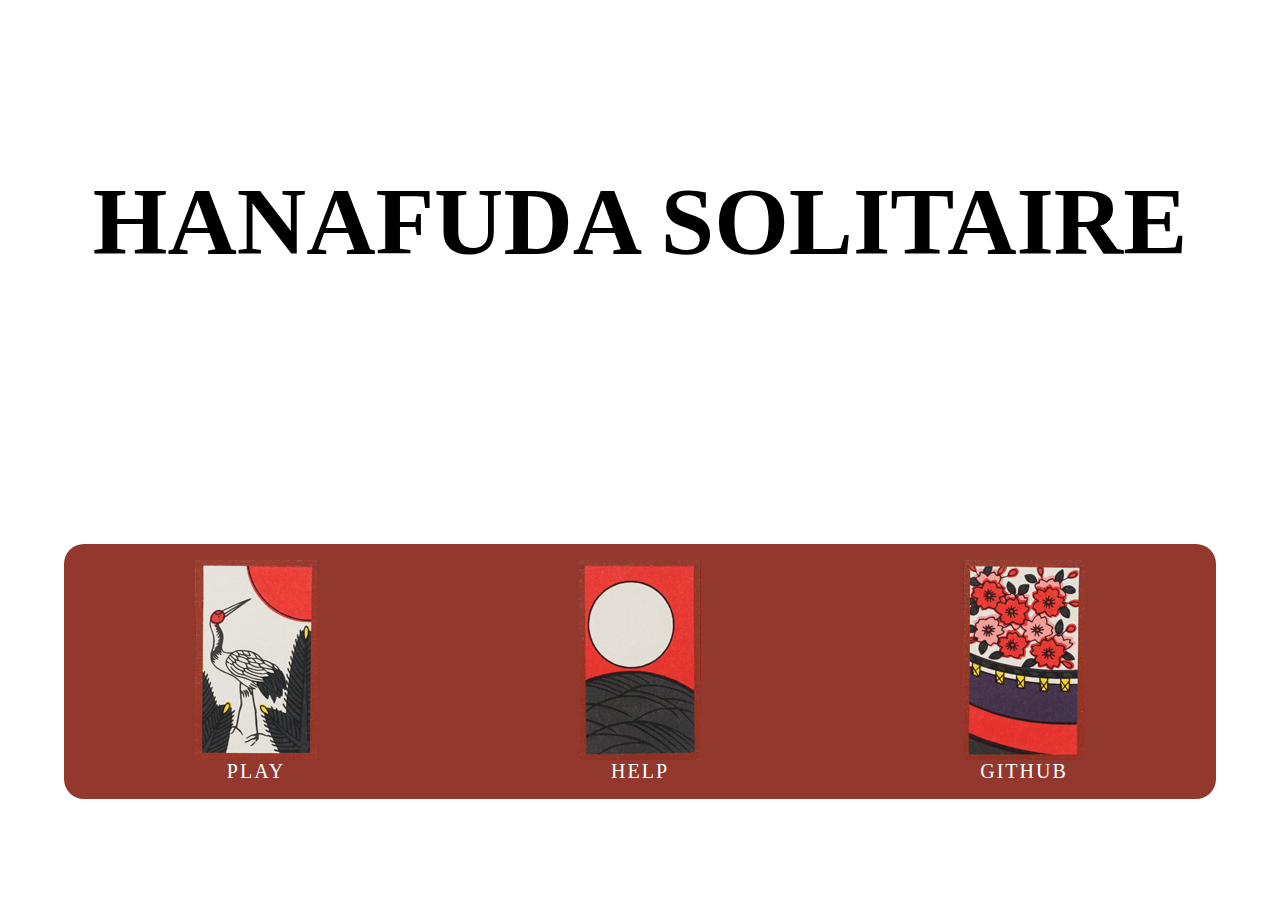
<file: index.html>
<html>
  <head>
    <meta charset="UTF-8">
    <meta name="viewport" content="width=device-width, initial-scale=1.0">
    <title> Hanafuda Solataire | Start </title>

    <link rel="stylesheet" href="./css/main.css">
  </head>
  <body class="start-screen">

        <h1>Hanafuda Solitaire</h1>

        <div class = "button-container">
            <a class="button" href="./tableau.html"><img src="./imgs/pine-crane.png"> Play</a>
            <a class="button" href="./info.html"><img src="./imgs/pampas-moon.png"> Help</a>
            <a class="button" href="https://github.com/iandemed/"><img src="./imgs/cherry-curtain.png"> GitHub</a>
        </div>
  </body>
</html>
</file>
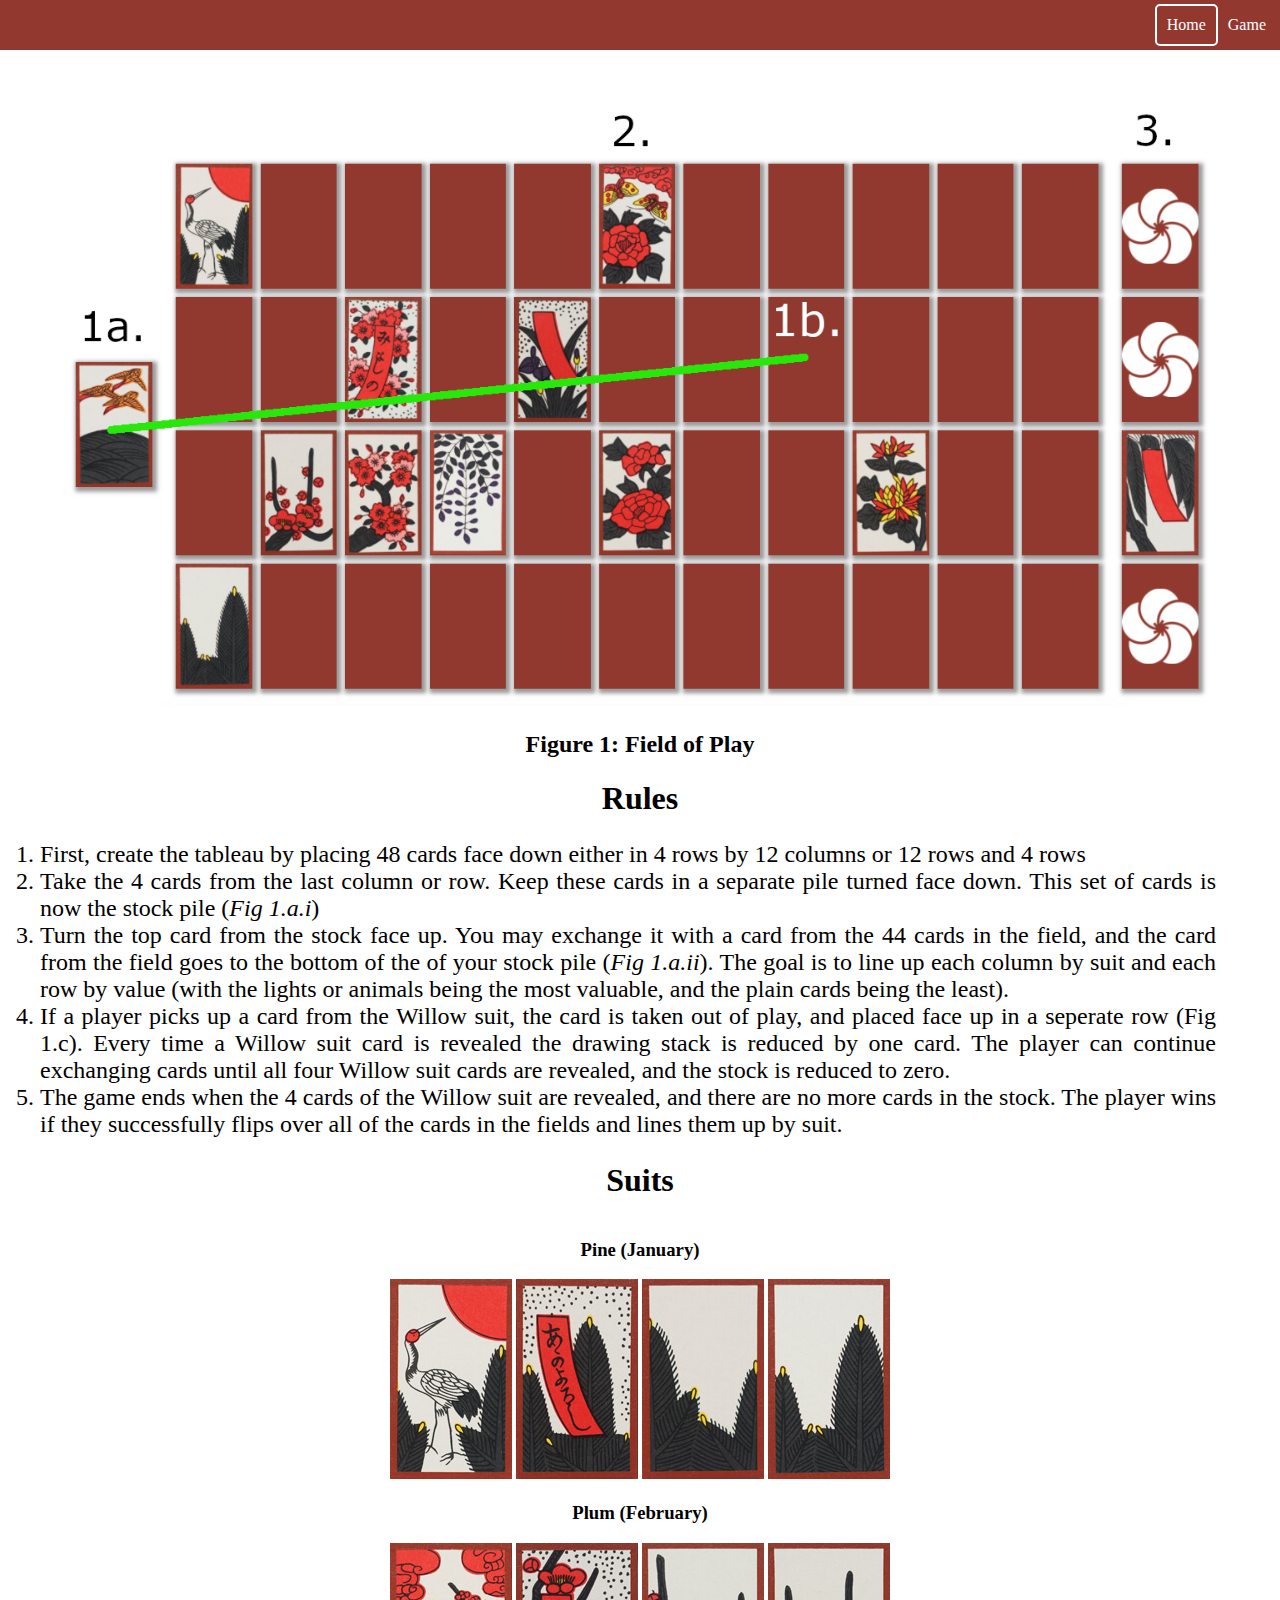
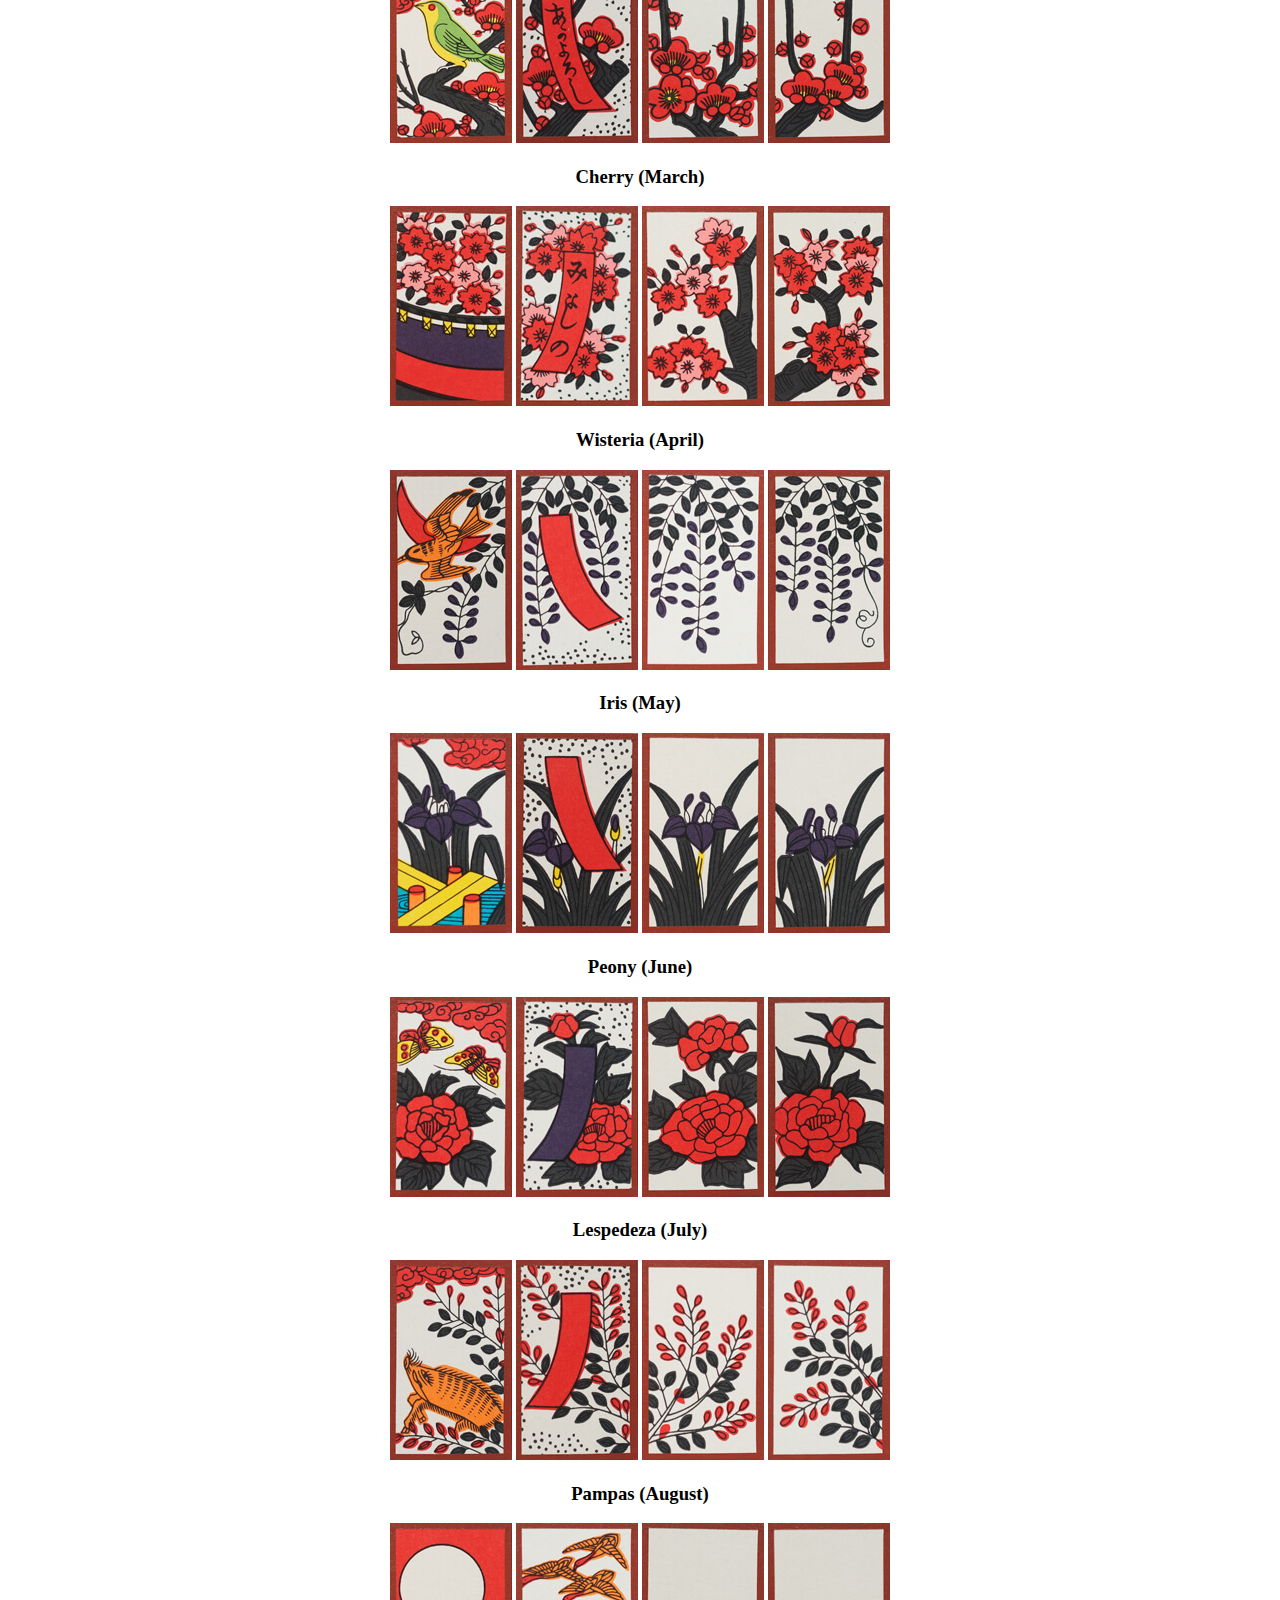
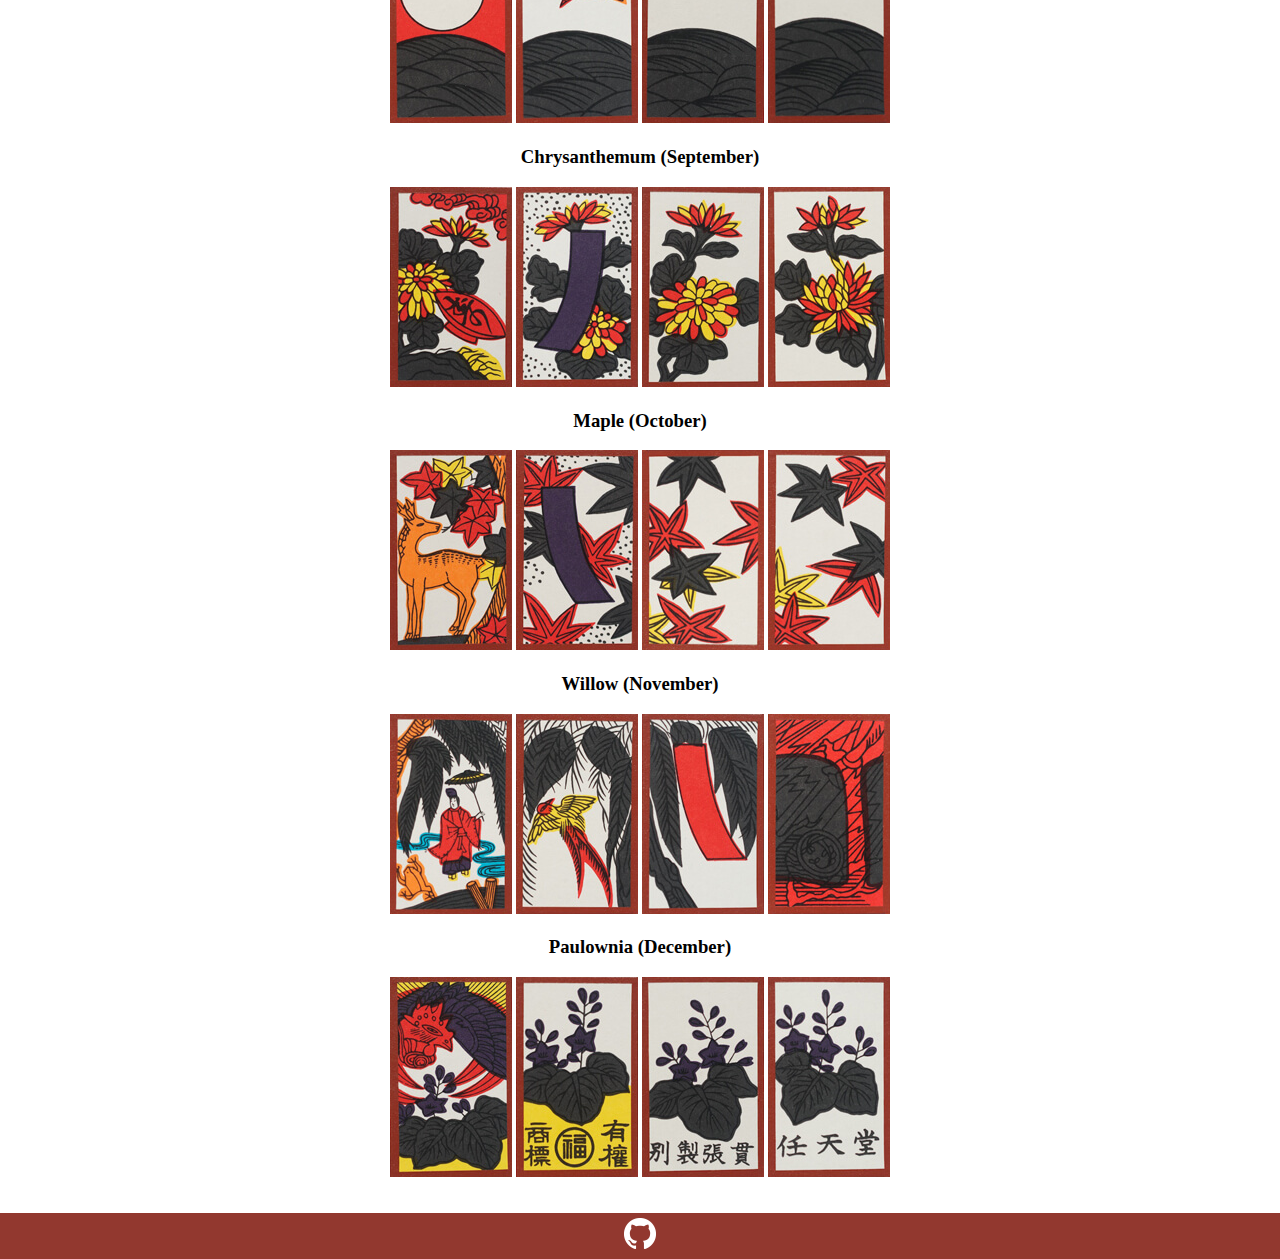
<file: info.html>
<!DOCTYPE html>
<html lang="en">
<head>
    <meta charset="UTF-8">
    <meta name="viewport" content="width=device-width, initial-scale=1.0">
    <title> Hanafuda Solataire | Play </title>

    <link rel="stylesheet" href="./css/info.css">
</head>

<body>
    <header>
        <nav> <a href="./index.html" class="home">Home</a> <a href="./tableau.html">Game</a></nav>
    </header>
    <main>

        
        <div class="info-container">
            <img class = "info" src="./imgs/info-fields-of-play.png">
        </div>
        <h2> Figure 1: Field of Play</h2>
        <h1>Rules</h1>
        
        <div class = "txt-box">
            <ol>
                <li> First, create the tableau by placing 48 cards face down either in 4 rows by 12 columns or 12 rows and 4 rows </li>
                <li> Take the 4 cards from the last column or row. Keep these cards in a separate pile turned face down. This set of cards is now the stock pile (<em>Fig 1.a.i</em>)</li>
                <li> Turn the top card from the stock face up. You may exchange it with a card from the 44 cards in the field, and the card from the field goes to the bottom of the of your stock pile (<em>Fig 1.a.ii</em>). The goal is to line up each column by suit and each row by value (with the lights or animals being the most valuable, and the plain cards being the least).</li>
                <li> If a player picks up a card from the Willow suit, the card is taken out of play, and placed face up in a seperate row (Fig 1.c). Every time a Willow suit card is revealed the drawing stack is reduced by one card. The player can continue exchanging cards until all four Willow suit cards are revealed, and the stock is reduced to zero.</li>
                <li> The game ends when the 4 cards of the Willow suit are revealed, and there are no more cards in the stock. The player wins if they successfully flips over all of the cards in the fields and lines them up by suit.</li>
            </ol>
        </div>

        <h1>Suits</h1>
        <div class = "month">  
            <h3> Pine (January) </h3> 
            <img src = "./imgs/pine-crane.png"> 
            <img src = "./imgs/pine-red-poem.png"> 
            <img src = "./imgs/pine-plain-0.png"> 
            <img src = "./imgs/pine-plain-1.png"> 
        </div>
        <div class = "month">  
            <h3> Plum (February) </h3> 
            <img src = "./imgs/plum-nightingale.png"> 
            <img src = "./imgs/plum-red-poem.png"> 
            <img src = "./imgs/plum-plain-0.png"> 
            <img src = "./imgs/plum-plain-1.png"> 
        </div>
        <div class = "month">  
            <h3> Cherry (March) </h3> 
            <img src = "./imgs/cherry-curtain.png"> 
            <img src = "./imgs/cherry-red-poem.png"> 
            <img src = "./imgs/cherry-plain-0.png"> 
            <img src = "./imgs/cherry-plain-1.png"> 
        </div>
        <div class = "month">  
            <h3> Wisteria (April) </h3> 
            <img src = "./imgs/wisteria-cuckoo.png"> 
            <img src = "./imgs/wisteria-red.png"> 
            <img src = "./imgs/wisteria-plain-0.png"> 
            <img src = "./imgs/wisteria-plain-1.png"> 
        </div>
        <div class = "month">  
            <h3> Iris (May) </h3> 
            <img src = "./imgs/iris-bridge.png"> 
            <img src = "./imgs/iris-red.png"> 
            <img src = "./imgs/iris-plain-0.png"> 
            <img src = "./imgs/iris-plain-1.png"> 
        </div>
        <div class = "month">  
            <h3>Peony (June) </h3> 
            <img src = "./imgs/peony-butterflies.png"> 
            <img src = "./imgs/peony-blue.png"> 
            <img src = "./imgs/peony-plain-0.png"> 
            <img src = "./imgs/peony-plain-1.png">
        </div>
        <div class = "month"> 
            <h3> Lespedeza (July) </h3>  
            <img src = "./imgs/lespedeza-boar.png"> 
            <img src = "./imgs/lespedeza-red.png"> 
            <img src = "./imgs/lespedeza-plain-0.png"> 
            <img src = "./imgs/lespedeza-plain-1.png"> 
        </div>
        <div class = "month">  
            <h3> Pampas (August) </h3> 
            <img src = "./imgs/pampas-moon.png"> 
            <img src = "./imgs/pampas-geese.png"> 
            <img src = "./imgs/pampas-plain-0.png"> 
            <img src = "./imgs/pampas-plain-1.png"> 
        </div>
        <div class = "month">  
            <h3> Chrysanthemum (September) </h3> 
            <img src = "./imgs/chrysanthemum-sake.png"> 
            <img src = "./imgs/chrysanthemum-blue.png"> 
            <img src = "./imgs/chrysanthemum-plain-0.png"> 
            <img src = "./imgs/chrysanthemum-plain-1.png"> 
        </div>
        <div class = "month"> 
            <h3> Maple (October) </h3> 
            <img src = "./imgs/maple-deer.png"> 
            <img src = "./imgs/maple-blue.png"> 
            <img src = "./imgs/maple-plain-0.png"> 
            <img src = "./imgs/maple-plain-1.png">  
        </div>
        <div class = "month"> 
            <h3> Willow (November) </h3> 
            <img src = "./imgs/willow-rain.png"> 
            <img src = "./imgs/willow-swallow.png"> 
            <img src = "./imgs/willow-red.png"> 
            <img src = "./imgs/willow-plain-0.png">  
        </div>
        <div class = "month">  
            <h3> Paulownia (December)</h3>
            <img src = "./imgs/paulownia-pheonix.png"> 
            <img src = "./imgs/paulownia-plain-0.png"> 
            <img src = "./imgs/paulownia-plain-1.png"> 
            <img src = "./imgs/paulownia-plain-2.png">  
        </div>
    </main>

    <footer>
        <div class = "social-media">
            <img src="./imgs/GitHub-Mark-Light-32px.png">
        </div>
    </footer>
</body>
</html>
</file>
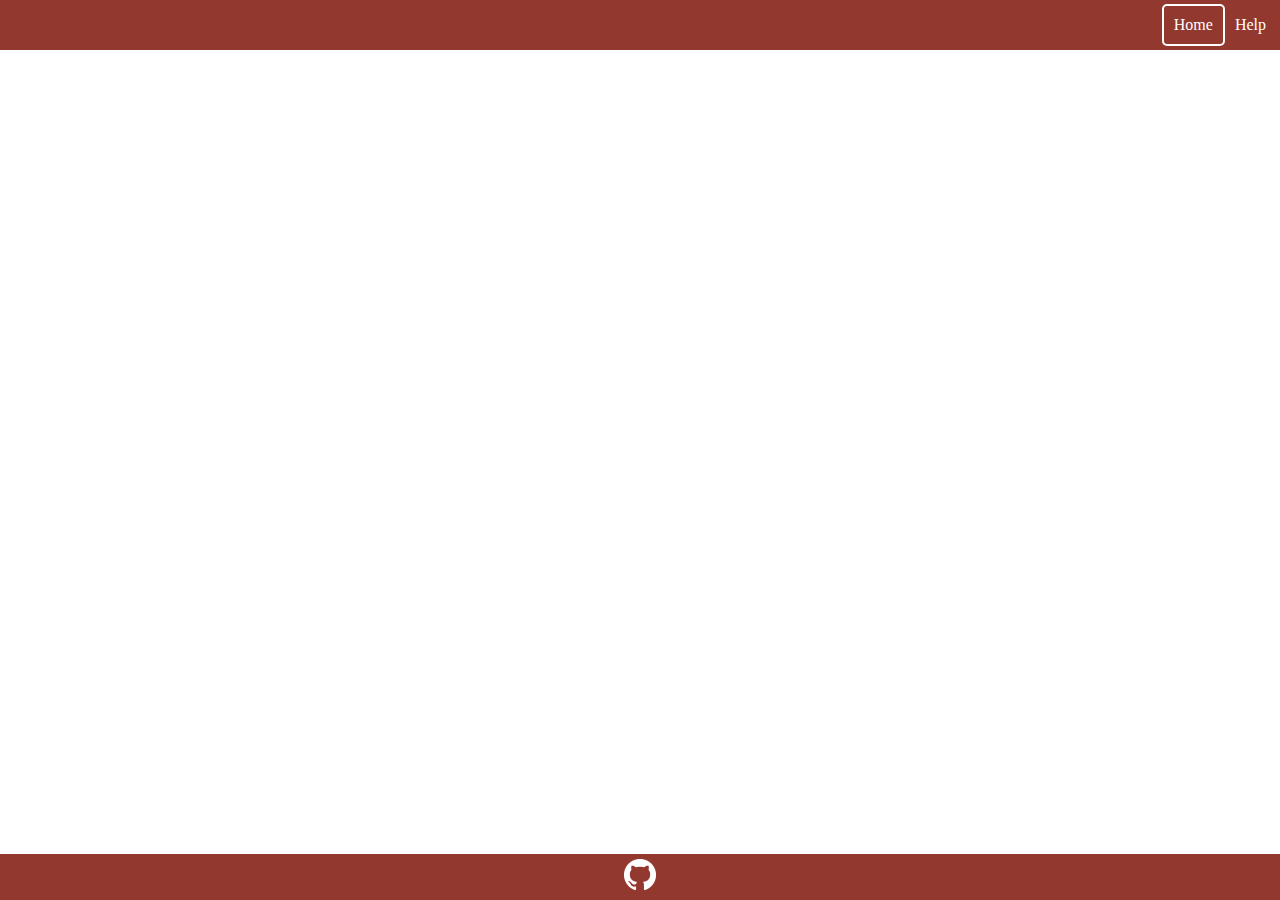
<file: tableau.html>
<!DOCTYPE html>
<html lang="en">
<head>
    <meta charset="UTF-8">
    <meta name="viewport" content="width=device-width, initial-scale=1.0">
    <title> Hanafuda Solataire | Play </title>

    <link rel="stylesheet" href="./css/main.css">
</head>

<body>
    <header>
        <nav> <a href="./index.html" class="home">Home</a> <a href="./info.html">Help</a></nav>
    </header>
    <main>
        <div class = "stock-container">

            <h1 class="message">
                
            </h1>

            <div class = "stock-card">

            </div>

            <h1 class="message">
                
            </h1>

        </div>
        <div class = "tableau">

        </div>

        <div class = "willows">

        </div>
    </main>

    <footer>
        <div class = "social-media">
            <img src="./imgs/GitHub-Mark-Light-32px.png">
        </div>
    </footer>

    <script src="./script.js"></script>
</body>
</html>
</file>
<file: css/main.css>
html, body{
    height: 100%;
    margin: 0px;
}

body{
    display: flex;
    flex-direction: column;
    justify-content: space-between;
}

main{
    display: grid;
    grid-template-columns: 1fr 6fr 1fr;

    align-content: center;
    justify-items: center;
}

/*-----------------------------------
    Styling for start page
-----------------------------------*/
.start-screen{

    display: flex;
    flex-direction: column;
    justify-content: space-around;
    align-items: center;
}

.button {
    padding: 1rem 1.5rem;
    text-transform: uppercase;
    letter-spacing: 2px;
    font-size: 1.25rem;
    text-decoration: none;
    color: #ffffff;

    text-align: center;
  }

.button-container{
    background-color: #92382f;
    display: flex;
    justify-content: space-around;
    width: 90%;
    border-radius: 20px;
}

.start-screen h1{
    text-transform: uppercase;
    text-align: center;
    display: inline-block;
    color: #000000;
    font-size: 6rem;
}

a > img{
    display: block;
}

/*-----------------------------------
    Styling for the tableau
-----------------------------------*/

.tableau{
    height: 95%;
    display: grid;
    align-items: center;
    justify-items: center;

    /* I tried having the tableau in both landscape and portrait persepectives.
    portrait provided more white space, with vertical scrolling that in I feel
    is more familiar to users and more web friendly on larger screens*/

    grid-template-columns: repeat(11, 132px);
    grid-template-rows: repeat(4, 210px);
}

/* Class created to test visual feel of tableau */

.card-square{
    display: inline-block;
    height: 200px;
    width: 122px;
    background: #92382f;

    background-size: contain;
    background-repeat: no-repeat;
    background-position: center;

    box-shadow: 2.5px 2.5px 5px 3px #9a9a9a;
}

.willows{
    display: flex;
    flex-direction: column;
    justify-content: center;
    align-items: center;
}

.willows .card-square{
    margin: 5px;
}

.stock-container{
    display: flex;
    flex-direction: column;
    justify-content: center;
    justify-items: center;
}

.message{
    text-align: center;
    color: #000000;
    text-transform: uppercase;
}

.stock-card{
    text-align: center;
}

.wrong-card{
    animation: shake 0.15s;
}

@keyframes shake {

    0% { transform: translate(1px, 1px) rotate(0deg); }
    10% { transform: translate(-1px, -2px) rotate(-1deg); }
    20% { transform: translate(-3px, 0px) rotate(1deg); }
    30% { transform: translate(3px, 2px) rotate(0deg); }
    40% { transform: translate(1px, -1px) rotate(1deg); }
    50% { transform: translate(-1px, 2px) rotate(-1deg); }
    60% { transform: translate(-3px, 1px) rotate(0deg); }
    70% { transform: translate(3px, 1px) rotate(-1deg); }
    80% { transform: translate(-1px, -1px) rotate(1deg); }
    90% { transform: translate(1px, 2px) rotate(0deg); }
    100% { transform: translate(1px, -2px) rotate(-1deg); }

}

/*------------------------------------------
    Styling for the info page and nav bars
-------------------------------------------*/
header{
    width: 100%;
    margin-bottom: 2.5%;
}

header, footer{
    background-color: #92382f;
}

nav{
    display: flex;
    justify-content: flex-end;
    align-items: center;

    box-sizing: border-box;
    padding: 4px;
}

nav a {
    color: #ffffff;
    text-decoration: none;

    font-weight: 900px;
    padding: 10px;
}

.home{
    border: 2px solid #ffffff;
    border-radius: 5px;
}


footer{
    display: flex;
    justify-content: center;
    align-items: center;

    width: 100%;
    margin-top: 2.5%;
}

.social-media{
    margin: 5px;
}

.info-container{
    width: 90%;
}

.info{
    max-height: 940px;
    max-width: 1728px;
}

/*-----------------------------------
    Reactive styling
-----------------------------------*/


@media screen and (max-width: 1900px){
    .tableau{
        grid-template-columns: repeat(11, 101.5px);
        grid-template-rows: repeat(4, 160px);
    }

    .card-square{
        width: 91.5px;
        height: 150px;
    }
}

@media screen and (max-width: 1350px){
    .tableau{
        grid-template-columns: repeat(11, 71px);
        grid-template-rows: repeat(4, 120px);
    }

    .card-square{
        width: 61px;
        height: 100px;
    }
}

@media screen and (max-width: 930px){
    main{
        grid-template-columns: 1fr 2fr 1fr;
    }
    
    .tableau{           
        /* This property allows me to adjust the orientation of the screen as
        a user resizes it, without having to change the calculations used to
        check the placement of the cards.*/
        grid-auto-flow: column;
        grid-template-columns: repeat(4, 30.5px);
        grid-template-rows: repeat(11, 50px);
        grid-gap: 10px;
    }

    .tableau .card-square{
        height: 50px;
        width: 30.5px;
    }
}

@media screen and (max-width: 375px){

    .tableau{
        grid-gap: 5px;
    }

    .stock-card > * , .willows > * {
        height: 75px;
        width: 45.75px;
    }
}
</file>
<file: css/info.css>
html, body{
    height: 100%;
    margin: 0px;
}

body{
    display: flex;
    flex-direction: column;
    justify-content: space-between;
}

header{
    width: 100%;
    margin-bottom: 2.5%;
}

header, footer{
    background-color: #92382f;
}

nav{
    display: flex;
    justify-content: flex-end;
    align-items: center;

    box-sizing: border-box;
    padding: 4px;
}

nav a {
    color: #ffffff;
    text-decoration: none;

    font-weight: 900px;
    padding: 10px;
}

.home{
    border: 2px solid #ffffff;
    border-radius: 5px;
}

main{
    text-align: center;
}

footer{
    display: flex;
    justify-content: center;
    align-items: center;

    width: 100%;
    margin-top: 2.5%;
}

.social-media{
    margin: 5px;
}

.info-container{
    width: 90%;
    display: inline-block;
}

.info{
    max-height: 100%;
    max-width: 100%;
}

.month{
    display: inline-block;
    width: 95%;
}

.txt-box{
    width: 95%;
    font-size: 24px;
}

li{
    text-align: justify;
}

@media screen and (max-width: 1200px){
    li{
        font-size: 20px;
    }
}

@media screen and (max-width: 900px){
    li{
        font-size: 16px;
    }
}
</file>
